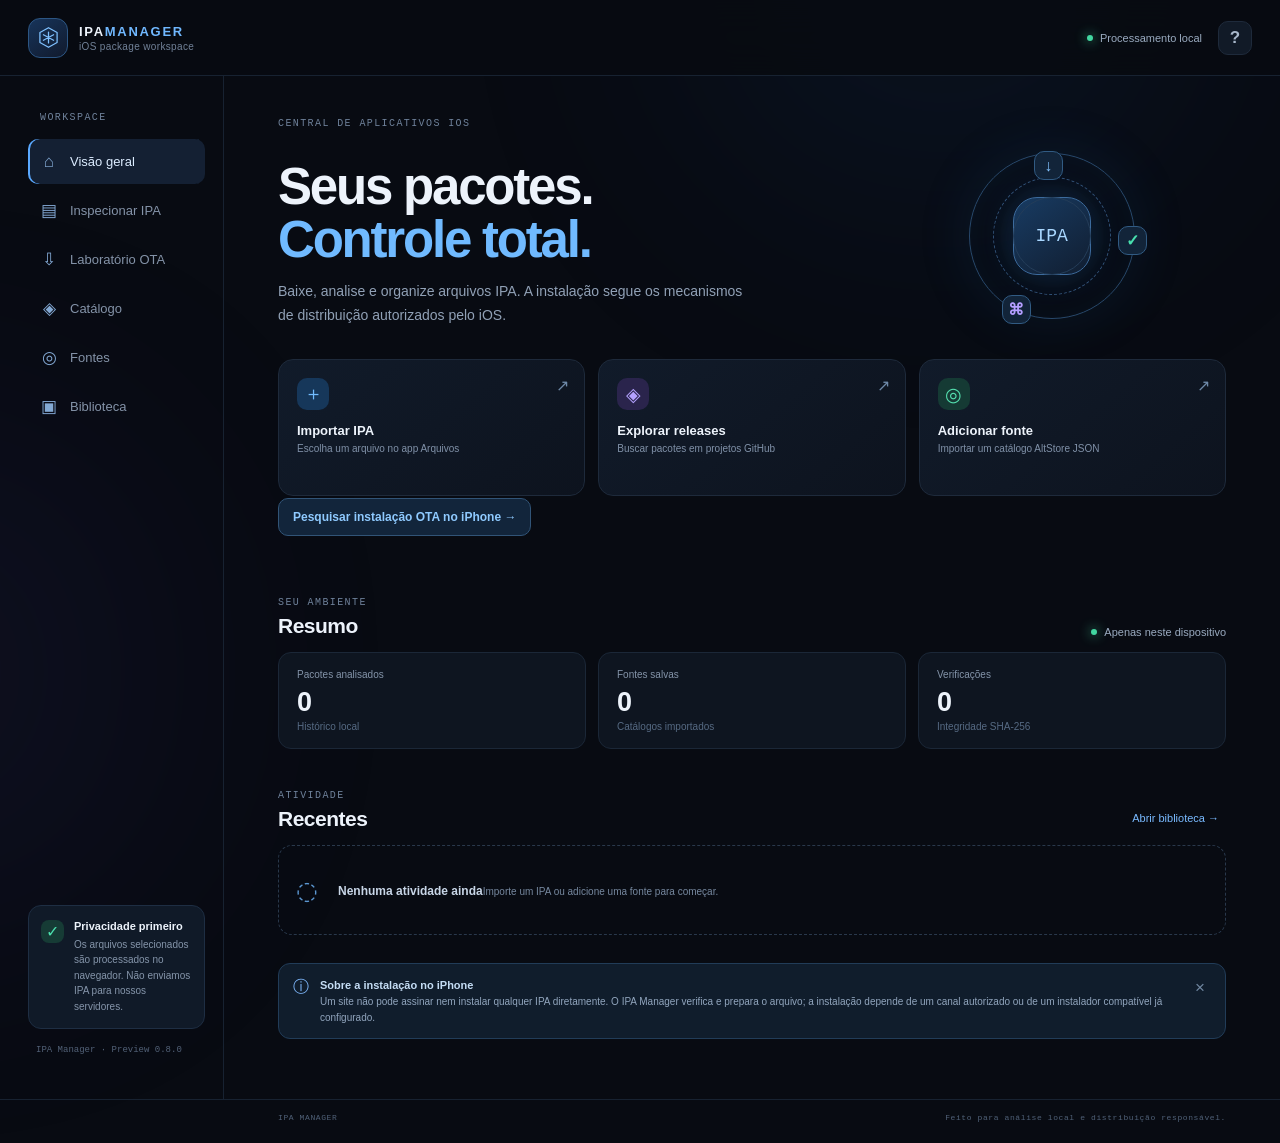
<file: index.html>
<!doctype html>
<html lang="pt-BR">
<head>
  <meta charset="utf-8">
  <meta name="viewport" content="width=device-width, initial-scale=1, viewport-fit=cover">
  <meta name="theme-color" content="#080b12">
  <meta name="description" content="Local iOS IPA manager: inspect, extract app bundles, rebuild ZIP-based IPA packages, and share files from your browser.">
  <link rel="manifest" href="manifest.webmanifest">
  <link rel="icon" href="icon.svg" type="image/svg+xml">
  <link rel="apple-touch-icon" href="icon-180.png">
  <link rel="stylesheet" href="styles.css">
  <title>IPA Manager</title>
</head>
<body>
  <div class="ambient ambient-a"></div><div class="ambient ambient-b"></div>
  <header class="topbar">
    <a class="brand" href="#home" aria-label="IPA Manager início">
      <span class="brand-mark"><svg viewBox="0 0 32 32" aria-hidden="true"><path d="M16 3.5 27 9.7v12.6L16 28.5 5 22.3V9.7L16 3.5Z"/><path d="M16 9v14M9.5 12.5l13 7M22.5 12.5l-13 7"/></svg></span>
      <span><strong>IPA<span>MANAGER</span></strong><small>iOS package workspace</small></span>
    </a>
    <div class="top-actions"><span class="privacy-pill"><i></i> Processamento local</span><button class="icon-button" id="helpTop" aria-label="Ajuda" title="Ajuda">?</button></div>
  </header>

  <main class="shell">
    <aside class="sidebar">
      <div class="nav-label">WORKSPACE</div>
      <button class="nav-item active" data-view="home"><span class="nav-icon">⌂</span> Visão geral</button>
      <button class="nav-item" data-view="inspect"><span class="nav-icon">▤</span> Inspecionar IPA</button>
      <a class="nav-item ota-nav" href="./ota-lab.html"><span class="nav-icon">⇩</span> Laboratório OTA</a>
      <button class="nav-item" data-view="catalog"><span class="nav-icon">◈</span> Catálogo</button>
      <button class="nav-item" data-view="sources"><span class="nav-icon">◎</span> Fontes</button>
      <button class="nav-item" data-view="library"><span class="nav-icon">▣</span> Biblioteca</button>
      <div class="sidebar-bottom"><div class="side-note"><span class="shield">✓</span><div><b>Privacidade primeiro</b><small>Os arquivos selecionados são processados no navegador. Não enviamos IPA para nossos servidores.</small></div></div><span class="version">IPA Manager · Preview 0.8.0</span></div>
    </aside>

    <section class="content">
      <div class="download-panel hidden" id="downloadPanel" aria-live="polite">
        <div class="download-panel-head"><div><strong id="downloadTitle">Download de pacote</strong><small id="downloadStatus">Aguardando uma transferência.</small></div><button class="text-button danger-text hidden" id="cancelDownload" type="button">Cancelar</button></div>
        <progress id="downloadProgress" max="100" value="0" aria-label="Progresso do download"></progress>
        <div class="download-panel-actions"><button class="secondary-button hidden" id="saveDownloadedFile" type="button">Salvar em Arquivos</button><button class="primary-button hidden" id="shareDownloadedFile" type="button">Compartilhar</button></div>
        <div class="download-panel-foot"><small id="downloadBytes">0 B</small><a id="directDownloadLink" class="text-button hidden" target="_blank" rel="noopener noreferrer">Baixar pelo Safari ↗</a></div>
        <p class="download-tip">O Safari pode baixar o IPA mesmo quando o servidor bloqueia a leitura por JavaScript. Após salvar, importe-o pelo app Arquivos para analisar.</p>
        <button class="secondary-button" id="importDownloadedFile" type="button">Importar IPA salvo</button>
      </div>
      <section class="view active" id="view-home">
        <div class="eyebrow">CENTRAL DE APLICATIVOS IOS</div>
        <div class="hero-row"><div><h1>Seus pacotes.<br><em>Controle total.</em></h1><p class="hero-copy">Baixe, analise e organize arquivos IPA. A instalação segue os mecanismos de distribuição autorizados pelo iOS.</p></div><div class="hero-orbit" aria-hidden="true"><div class="orbit-ring"></div><div class="orbit-core">IPA</div><span class="orbit-node node-one">↓</span><span class="orbit-node node-two">✓</span><span class="orbit-node node-three">⌘</span></div></div>
        <div class="action-grid">
          <button class="action-card" id="homeImport"><span class="action-symbol blue">＋</span><b>Importar IPA</b><small>Escolha um arquivo no app Arquivos</small><span class="card-arrow">↗</span></button>
          <button class="action-card" data-goto="catalog"><span class="action-symbol violet">◈</span><b>Explorar releases</b><small>Buscar pacotes em projetos GitHub</small><span class="card-arrow">↗</span></button>
          <button class="action-card" data-goto="sources"><span class="action-symbol green">◎</span><b>Adicionar fonte</b><small>Importar um catálogo AltStore JSON</small><span class="card-arrow">↗</span></button>
        </div>
        <a class="ota-home-link" href="./ota-lab.html">Pesquisar instalação OTA no iPhone →</a>
        <div class="section-heading"><div><span class="eyebrow">SEU AMBIENTE</span><h2>Resumo</h2></div><span class="local-tag"><i></i> Apenas neste dispositivo</span></div>
        <div class="stats-grid"><div class="stat-card"><span>Pacotes analisados</span><b id="statInspected">0</b><small>Histórico local</small></div><div class="stat-card"><span>Fontes salvas</span><b id="statSources">0</b><small>Catálogos importados</small></div><div class="stat-card"><span>Verificações</span><b id="statChecks">0</b><small>Integridade SHA-256</small></div></div>
        <div class="section-heading recent-heading"><div><span class="eyebrow">ATIVIDADE</span><h2>Recentes</h2></div><button class="text-button" data-goto="library">Abrir biblioteca →</button></div>
        <div class="recent-list" id="recentList"><div class="empty-state compact"><span class="empty-icon">◌</span><div><b>Nenhuma atividade ainda</b><small>Importe um IPA ou adicione uma fonte para começar.</small></div></div></div>
        <div class="notice info-notice"><span>ⓘ</span><p><b>Sobre a instalação no iPhone</b><br>Um site não pode assinar nem instalar qualquer IPA diretamente. O IPA Manager verifica e prepara o arquivo; a instalação depende de um canal autorizado ou de um instalador compatível já configurado.</p><button class="notice-close" aria-label="Fechar aviso">×</button></div>
      </section>

      <section class="view" id="view-inspect">
        <div class="page-heading"><div><div class="eyebrow">ANÁLISE LOCAL</div><h1>Inspecionar IPA</h1><p>Leia a estrutura do pacote, os metadados e os indicadores de assinatura sem enviar o arquivo para a internet.</p></div><span class="page-icon">▤</span></div>
        <div class="dropzone" id="dropzone"><input id="ipaFile" type="file" accept=".ipa,application/octet-stream,application/zip" hidden><div class="upload-icon">↑</div><b>Selecione um arquivo IPA</b><span>Toque para abrir o app Arquivos no iPhone</span><small>O arquivo permanece no seu dispositivo · Limite recomendado: 500 MB</small><button class="primary-button" id="chooseFile">Escolher arquivo</button></div>
        <div class="file-panel hidden" id="filePanel">
          <div class="file-header"><div class="file-app-icon">IPA</div><div class="file-main"><b id="fileName">arquivo.ipa</b><small id="fileSize">—</small></div><button id="removeFile" class="icon-button" title="Remover arquivo">×</button></div>
          <div class="file-actions"><button class="secondary-button" id="saveIpa">Salvar IPA original</button><button class="primary-button" id="shareIpa">Compartilhar IPA</button></div>
          <div class="file-actions build-actions"><button class="secondary-button" id="extractApp">Extrair aplicativo (.app)</button><button class="secondary-button" id="rebuildIpa">Reconstruir IPA</button></div>
          <div id="appExportPanel" class="signature-card output-panel hidden"><strong id="appExportTitle">Bundle .app preparado</strong><p id="appExportDescription">Os arquivos serão organizados em uma pasta .app dentro de um arquivo ZIP.</p><div class="file-actions"><button class="secondary-button" id="saveAppBundle">Salvar .app.zip</button><button class="primary-button" id="shareAppBundle">Compartilhar .app.zip</button></div></div>
          <div id="rebuiltPanel" class="signature-card output-panel hidden"><strong id="rebuiltTitle">IPA reconstruído</strong><p id="rebuiltDescription">O pacote será reconstruído a partir das entradas do IPA original.</p><div class="file-actions"><button class="secondary-button" id="saveRebuiltIpa">Salvar IPA reconstruído</button><button class="primary-button" id="shareRebuiltIpa">Compartilhar IPA reconstruído</button></div><small class="output-warning">A reconstrução do contêiner não assina, re-assina nem corrige o aplicativo. A instalação continua dependendo de assinatura, provisionamento e compatibilidade aceitos pelo iOS.</small></div>
          <section class="install-assist signature-card" id="managedDistributionPanel" aria-labelledby="managedDistributionTitle">
            <div class="install-assist-heading"><div><span class="eyebrow">DISTRIBUIÇÃO OFICIAL</span><strong id="managedDistributionTitle">Instalação gerenciada pelo IPA Manager</strong></div><span class="install-state" id="managedInstallStatus">DESATIVADA</span></div>
            <p>O recurso de instalação própria depende de um aplicativo iOS nativo com MarketplaceKit, entitlement concedido pela Apple e serviços de licença e distribuição configurados. Nenhuma instalação será simulada nesta versão web.</p>
            <div class="install-option">
              <div><b>Estado da integração</b><small id="managedInstallDescription">Aguardando autorização do Alternative App Marketplace Entitlement, implementação nativa SwiftUI/MarketplaceKit e configuração do App License Delivery SDK. Até lá, o IPA Manager continua oferecendo importação, análise, extração, reconstrução e exportação local.</small></div>
              <button class="secondary-button" id="managedInstallButton" type="button" disabled aria-disabled="true">Instalação gerenciada indisponível</button>
            </div>
            <div class="installer-links">
              <a href="https://developer.apple.com/br/support/alternative-app-marketplace-br/" target="_blank" rel="noopener">Requisitos do marketplace no Brasil ↗</a>
              <a href="https://developer.apple.com/documentation/marketplacekit" target="_blank" rel="noopener">MarketplaceKit ↗</a>
              <a href="https://developer.apple.com/documentation/marketplacekit/applibrary" target="_blank" rel="noopener">AppLibrary ↗</a>
              <a href="https://developer.apple.com/documentation/AppLicenseDeliverySDK" target="_blank" rel="noopener">App License Delivery SDK ↗</a>
            </div>
            <div class="install-footnote"><b>Feature flags:</b> distribuição, instalação gerenciada, inventário de apps instalados e atualizações automáticas permanecem desabilitados em <strong>feature-flags.js</strong>. A ativação exige autorização e implementação nativa verificável; editar a flag isoladamente não habilita a instalação.</div>
          </section>
          <p class="tool-note">A extração gera um ZIP que contém a pasta <code>NomeDoApp.app/</code>; use Arquivos para descompactá-lo. Para importar em um instalador, compartilhe ou salve o arquivo <code>.ipa</code> original.</p>
          <div class="progress-track hidden" id="progressTrack"><div id="progressBar"></div></div><div class="status-line" id="fileStatus">Aguardando análise…</div>
          <div class="metadata-grid" id="metadataGrid"></div>
          <div class="section-heading inner-heading"><div><span class="eyebrow">CONTEÚDO DO PACOTE</span><h2>Estrutura</h2></div><span id="entryCount" class="count-pill">0 itens</span></div>
          <div class="entry-tools"><input id="entrySearch" type="search" placeholder="Filtrar arquivos…"><select id="entryFilter" aria-label="Filtrar tipo"><option value="all">Todos os itens</option><option value="app">App bundle</option><option value="signature">Assinatura</option><option value="plist">Property lists</option><option value="framework">Frameworks</option></select></div>
          <div class="entry-list" id="entryList"></div>
          <div class="verify-row"><div><b>Integridade SHA-256</b><small>Calcule o hash completo do IPA e compare com um valor conhecido.</small></div><button class="secondary-button" id="hashButton">Calcular hash</button></div>
          <div class="hash-result hidden" id="hashResult"><span>SHA-256</span><code id="hashValue"></code><button class="text-button" id="copyHash">Copiar</button></div>
          <div class="signature-card" id="signatureCard"></div>
          <section class="signature-card signature-audit hidden" id="signatureAuditPanel" aria-labelledby="signatureAuditHeading">
            <div class="signature-audit-heading"><div><strong id="signatureAuditHeading">Integridade da assinatura do executável</strong><small>Auditoria local de páginas Mach-O / CodeDirectory</small></div><button id="verifySignature" type="button" class="secondary-button">Verificar integridade do executável</button></div>
            <p class="signature-audit-status" id="signatureAuditStatus" role="status">Aguardando verificação</p>
            <div id="signatureAuditResults"></div>
            <p class="signature-disclaimer">Não substitui validação de CMS, certificados Apple, perfis ou verificação pelo iOS. Hashes conferindo não provam que um IPA pode ser instalado.</p>
          </section>
          <section class="signature-card provisioning-panel hidden" id="provisioningPanel" aria-labelledby="provisioningHeading">
            <div class="signature-audit-heading">
              <div><strong id="provisioningHeading">Diagnóstico de provisionamento</strong><small>Leitura local do embedded.mobileprovision, sem envio ao servidor</small></div>
              <button class="secondary-button" id="inspectProvisioning" type="button">Analisar perfil de provisionamento</button>
            </div>
            <p class="signature-audit-status" id="provisioningStatus" role="status">Aguardando arquivo IPA.</p>
            <div id="provisioningResults"></div>
            <div class="file-actions"><button class="secondary-button hidden" id="provisioningExport" type="button">Exportar relatório JSON</button></div>
            <p class="signature-disclaimer">Não verifica CMS nem certificados; não solicita UDID e não conclui se um app pode ser instalado. Um perfil ausente ou com metadados coerentes não comprova elegibilidade.</p>
          </section>
        </div>
        <div class="section-heading"><div><span class="eyebrow">RECURSOS</span><h2>O que a análise consegue confirmar</h2></div></div>
        <div class="capability-grid"><div><span>01</span><b>Estrutura ZIP</b><small>Diretórios, caminhos, tamanhos e métodos de compressão.</small></div><div><span>02</span><b>Metadados</b><small>Bundle ID, versão, nome e versão mínima do iOS.</small></div><div><span>03</span><b>Indicadores</b><small>Presença de arquivos de assinatura e perfil de provisionamento.</small></div><div><span>04</span><b>Integridade</b><small>SHA-256 e CRC dos arquivos que forem lidos.</small></div></div>
      </section>

      <section class="view" id="view-catalog">
        <div class="page-heading"><div><div class="eyebrow">REPOSITÓRIOS E RELEASES</div><h1>Catálogo</h1><p>Encontre versões publicadas por desenvolvedores e projetos. Confira a origem antes de baixar.</p></div><span class="page-icon">◈</span></div>
        <div class="search-card"><label for="repoInput">Repositório GitHub</label><div class="search-line"><span class="github-mark">⌘</span><input id="repoInput" placeholder="ex.: NuvioMedia/NuvioMobile" autocomplete="off"><button class="primary-button" id="searchRepo">Buscar</button></div><div class="hint">Informe o formato proprietário/repositório. Não é necessário token para repositórios públicos.</div></div>
        <div class="quick-projects"><span class="eyebrow">PROJETO EM DESTAQUE</span><button class="project-chip" data-repo="NuvioMedia/NuvioMobile"><span class="nuvio-dot">N</span><span><b>Nuvio Mobile</b><small>Releases oficiais</small></span><span>↗</span></button></div>
        <div id="releaseResults" class="release-results"><div class="empty-state"><span class="empty-icon">⌕</span><b>Pesquise um repositório</b><small>As versões públicas e os ativos serão listados aqui.</small></div></div>
      </section>

      <section class="view" id="view-sources">
        <div class="page-heading"><div><div class="eyebrow">CATÁLOGOS COMPATÍVEIS</div><h1>Fontes</h1><p>Adicione feeds no formato AltStore JSON para consultar apps e versões. A fonte não concede autorização de instalação.</p></div><span class="page-icon">◎</span></div>
        <div class="search-card"><label for="sourceUrl">URL pública da fonte</label><div class="search-line"><span class="url-mark">↗</span><input id="sourceUrl" type="url" placeholder="https://exemplo.com/source.json" autocomplete="url"><button class="primary-button" id="addSource">Adicionar</button></div><div class="hint">Aceitamos fontes HTTPS no formato AltStore. Não insira senha, Apple ID ou token privado.</div></div>
        <div class="source-feature"><div class="source-logo">N</div><div class="source-copy"><span class="eyebrow">FONTE OFICIAL</span><b>Nuvio Mobile</b><small>Feed mantido pelo projeto NuvioMedia no GitHub.</small><code>raw.githubusercontent.com/NuvioMedia/…/store.json</code></div><button class="secondary-button" id="addNuvio">Adicionar</button></div>
        <div class="section-heading"><div><span class="eyebrow">SUAS FONTES</span><h2>Catálogos adicionados</h2></div><span class="count-pill" id="sourceCount">0 fontes</span></div>
        <div id="sourcesList" class="source-list"><div class="empty-state compact"><span class="empty-icon">◎</span><div><b>Sem fontes adicionadas</b><small>Adicione um catálogo público para listar aplicativos.</small></div></div></div>
      </section>

      <section class="view" id="view-library">
        <div class="page-heading"><div><div class="eyebrow">ARQUIVOS E HISTÓRICO</div><h1>Biblioteca</h1><p>Consulte os pacotes analisados e as fontes que você salvou neste dispositivo.</p></div><span class="page-icon">▣</span></div>
        <div class="library-tabs"><button class="active" data-library-tab="packages">Pacotes</button><button data-library-tab="sources">Fontes salvas</button><button data-library-tab="activity">Atividade</button></div>
        <div id="libraryContent"></div>
        <div class="library-foot"><button class="text-button danger-text" id="clearHistory">Limpar histórico local</button><small>Isso apaga apenas os registros deste navegador.</small></div>
      </section>

      <section class="view" id="view-help">
        <div class="page-heading"><div><div class="eyebrow">LIMITES E INSTALAÇÃO</div><h1>Central de ajuda</h1><p>O que funciona diretamente no iPhone, o que depende do iOS e como interpretar os resultados.</p></div><span class="page-icon">?</span></div>
        <div class="help-section"><h2>O IPA Manager instala um IPA sozinho?</h2><p>Não nesta versão. A instalação gerenciada está desabilitada até existir um app nativo autorizado pela Apple, com MarketplaceKit, AppLibrary e App License Delivery SDK configurados. A versão PWA continua focada em operações locais e não encaminha a instalação para ferramentas externas.</p></div>
        <div class="help-section"><h2>O que mudou no Brasil?</h2><p>A Apple passou a oferecer distribuição alternativa no Brasil com iOS 26.5. Marketplaces alternativos e distribuição pela web exigem autorização da Apple e apps autenticados/notarizados. Um catálogo JSON comum não é automaticamente um marketplace autorizado.</p><a class="external-link" href="https://developer.apple.com/support/app-distribution-in-brazil/" target="_blank" rel="noopener">Documentação para desenvolvedores da Apple ↗</a></div>
        <div class="help-section"><h2>Por que a instalação gerenciada está desabilitada?</h2><p>O Brasil permite marketplaces alternativos no iOS 26.5 ou posterior, mas a Apple exige autorização específica, inscrição empresarial no Apple Developer Program e requisitos contínuos de segurança, moderação e elegibilidade. Sem o entitlement, o aplicativo nativo e o servidor de licenças, o IPA Manager não pode apresentar uma instalação própria como funcional.</p><a class="external-link" href="https://developer.apple.com/br/support/alternative-app-marketplace-br/" target="_blank" rel="noopener">Requisitos oficiais da Apple ↗</a></div>
        <div class="help-section"><h2>O que fazem “Extrair aplicativo” e “Reconstruir IPA”?</h2><p>“Extrair aplicativo (.app)” cria um ZIP com a hierarquia completa do bundle em uma pasta de mesmo nome, por exemplo <code>Nuvio.app/</code>. O app Arquivos pode descompactar esse ZIP. “Reconstruir IPA” reempacota as entradas do IPA original em um novo contêiner ZIP, verificando o CRC-32 de cada arquivo e preservando os atributos Unix disponíveis no arquivo original. Nenhuma dessas ações assina, re-assina, instala ou repara um aplicativo.</p></div>
        <div class="help-section"><h2>O que significa “assinatura detectada”?</h2><p>Significa apenas que foram encontrados arquivos associados a assinatura, como <code>_CodeSignature/CodeResources</code> ou <code>embedded.mobileprovision</code>. O IPA Manager não valida a cadeia criptográfica da assinatura, não verifica o estado do certificado nos servidores Apple e não garante que o iOS aceitará a instalação.</p></div>
        <div class="help-section"><h2>Privacidade</h2><p>O IPA selecionado é processado localmente. As únicas operações de rede são as que você inicia para consultar repositórios, fontes e baixar arquivos. O aplicativo não solicita Apple ID, senha, certificado privado ou UDID do dispositivo.</p></div>
      </section>
    </section>
  </main>

  <nav class="mobile-nav" aria-label="Navegação principal"><button class="active" data-view="home"><span>⌂</span>Início</button><button data-view="inspect"><span>▤</span>Inspecionar</button><button data-view="catalog"><span>◈</span>Catálogo</button><button data-view="sources"><span>◎</span>Fontes</button><button data-view="library"><span>▣</span>Biblioteca</button></nav>
  <div id="toast" class="toast" role="status" aria-live="polite"></div>
  <dialog id="entryDialog" class="modal"><form method="dialog"><div class="modal-head"><div><span class="eyebrow">ARQUIVO DO IPA</span><h2 id="entryTitle">Detalhes do arquivo</h2></div><button class="icon-button" aria-label="Fechar">×</button></div><div id="entryDetails" class="modal-body"></div><div class="modal-actions"><button class="secondary-button" value="cancel">Fechar</button><button type="button" class="primary-button" id="downloadEntry">Exportar arquivo</button><button type="button" class="primary-button hidden" id="shareEntry">Compartilhar</button></div></form></dialog>
  <footer class="footer"><span>IPA MANAGER</span><span>Feito para análise local e distribuição responsável.</span></footer>
  <script src="zip-engine.js" defer></script>
  <script src="download-engine.js" defer></script>
  <script src="signature-engine.js" defer></script>
  <script src="provisioning-engine.js" defer></script>
  <script src="ota-engine.js" defer></script>
  <script src="feature-flags.js" defer></script>
  <script src="app.js" defer></script>
</body>
</html>
</file>
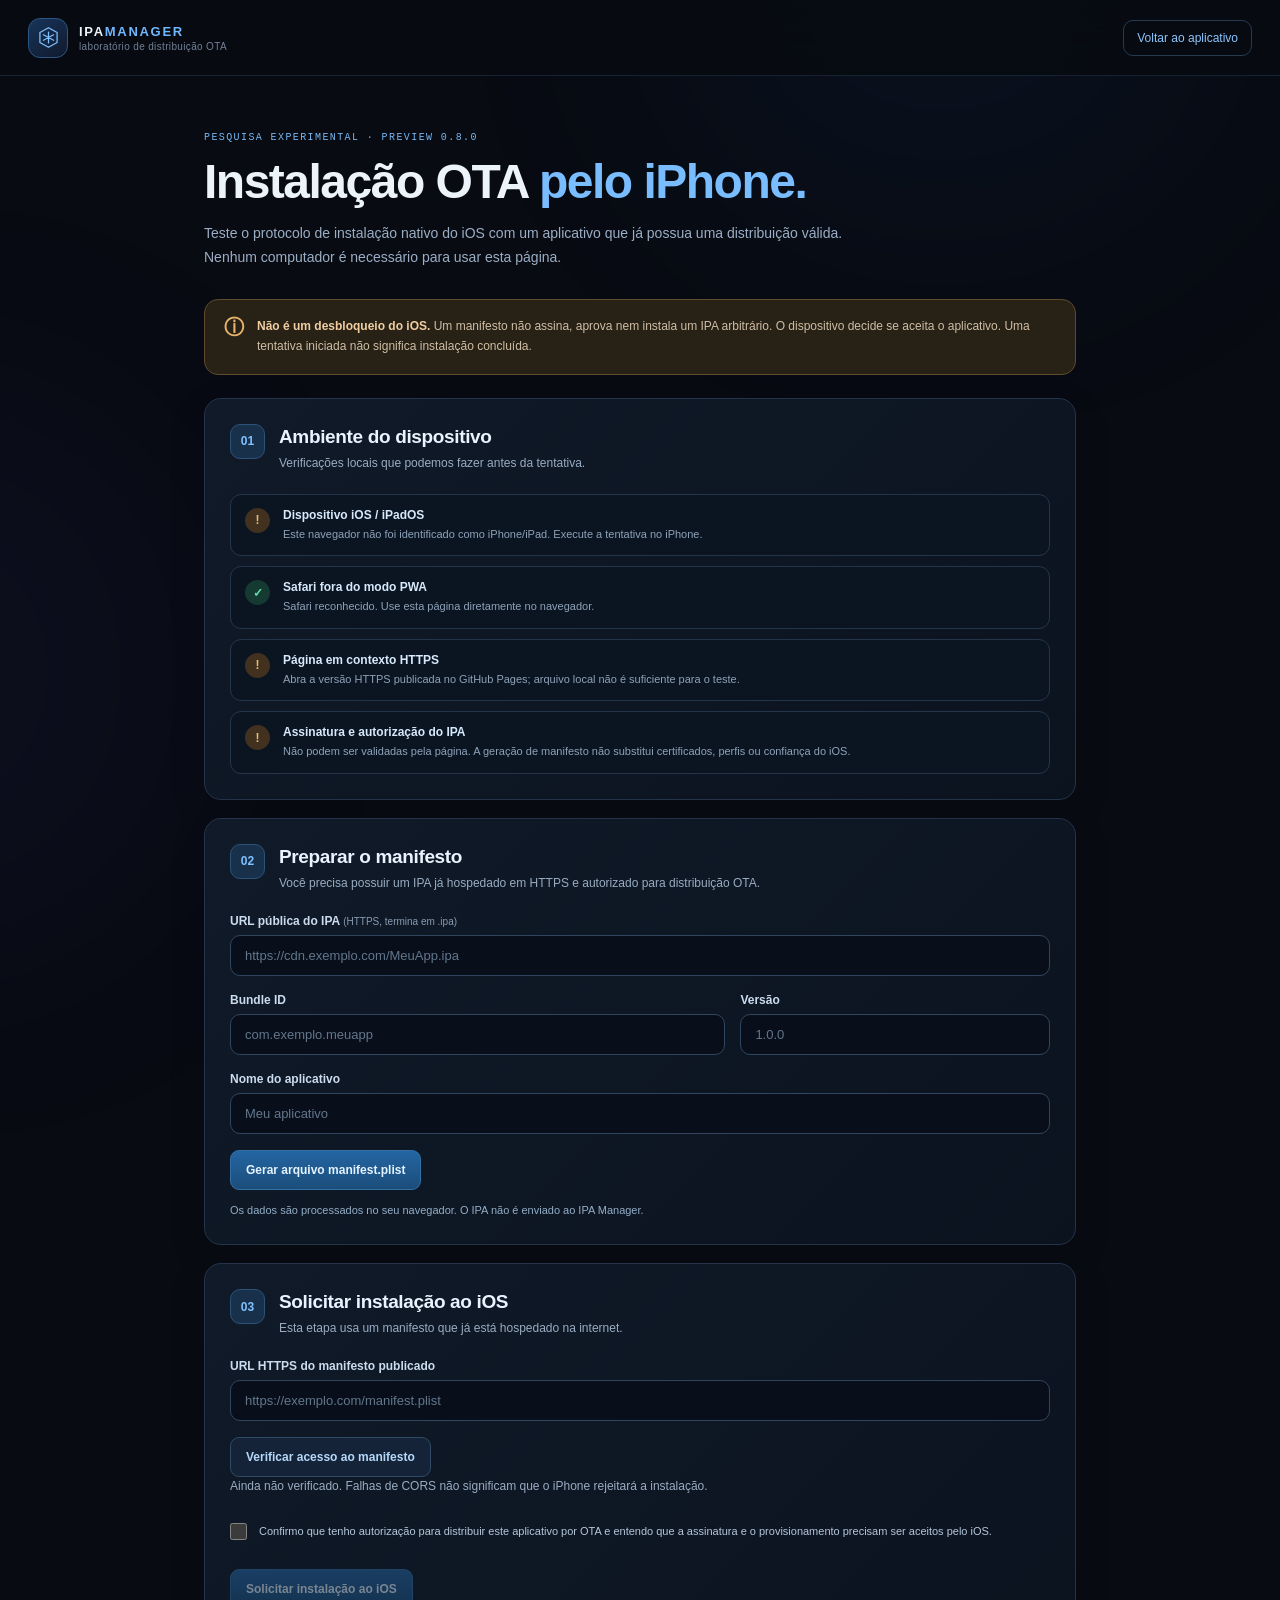
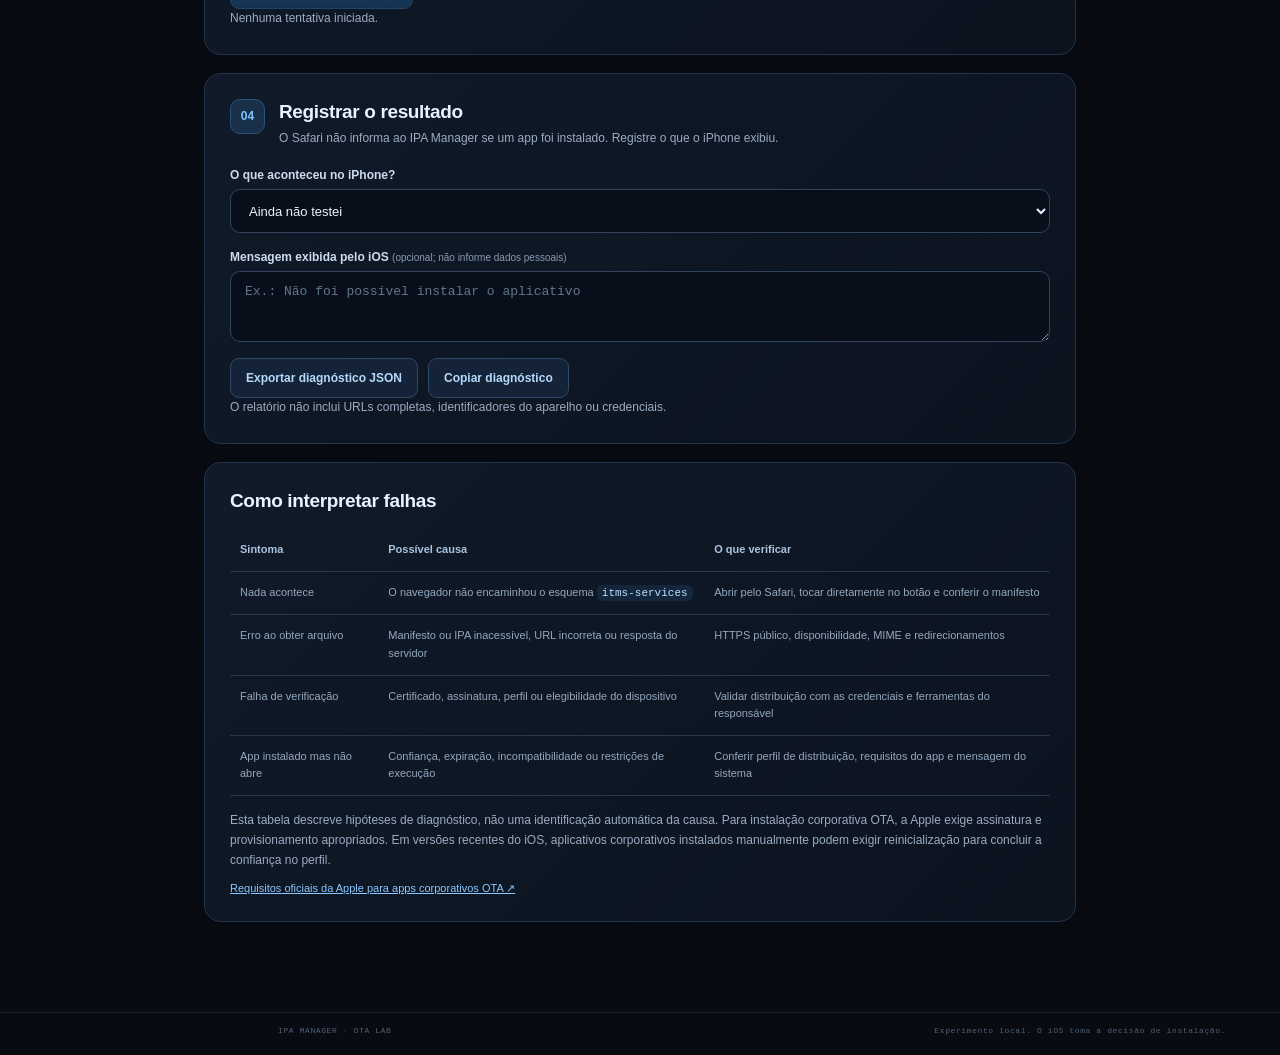
<file: ota-lab.html>
<!doctype html>
<html lang="pt-BR">
<head>
  <meta charset="utf-8">
  <meta name="viewport" content="width=device-width, initial-scale=1, viewport-fit=cover">
  <meta name="theme-color" content="#080b12">
  <meta name="description" content="Laboratório experimental OTA do IPA Manager: gere um manifesto e teste a solicitação nativa de instalação de apps iOS autorizados.">
  <link rel="icon" href="./icon.svg" type="image/svg+xml">
  <link rel="stylesheet" href="./styles.css">
  <link rel="stylesheet" href="./ota-lab.css">
  <title>Laboratório OTA — IPA Manager</title>
  <script src="./ota-engine.js" defer></script>
  <script src="./ota-lab.js" defer></script>
</head>
<body class="ota-page">
  <div class="ambient ambient-a" aria-hidden="true"></div>
  <div class="ambient ambient-b" aria-hidden="true"></div>
  <header class="topbar">
    <a class="brand" href="./index.html" aria-label="Voltar ao IPA Manager">
      <span class="brand-mark"><svg viewBox="0 0 32 32" aria-hidden="true"><path d="M16 3.5 27 9.7v12.6L16 28.5 5 22.3V9.7L16 3.5Z"/><path d="M16 9v14M9.5 12.5l13 7M22.5 12.5l-13 7"/></svg></span>
      <span><strong>IPA<span>MANAGER</span></strong><small>laboratório de distribuição OTA</small></span>
    </a>
    <a class="ota-back" href="./index.html">Voltar ao aplicativo</a>
  </header>
  <main class="ota-shell">
    <div class="ota-heading">
      <div class="eyebrow">PESQUISA EXPERIMENTAL · PREVIEW 0.8.0</div>
      <h1>Instalação OTA <em>pelo iPhone.</em></h1>
      <p>Teste o protocolo de instalação nativo do iOS com um aplicativo que já possua uma distribuição válida. Nenhum computador é necessário para usar esta página.</p>
    </div>
    <div class="ota-warning" role="note">
      <span aria-hidden="true">ⓘ</span>
      <p><strong>Não é um desbloqueio do iOS.</strong> Um manifesto não assina, aprova nem instala um IPA arbitrário. O dispositivo decide se aceita o aplicativo. Uma tentativa iniciada não significa instalação concluída.</p>
    </div>

    <section class="ota-panel" aria-labelledby="device-title">
      <div class="ota-section-heading">
        <span class="ota-step">01</span>
        <div><h2 id="device-title">Ambiente do dispositivo</h2><p>Verificações locais que podemos fazer antes da tentativa.</p></div>
      </div>
      <div class="ota-diagnostics" id="otaDeviceChecks" aria-live="polite"></div>
    </section>

    <section class="ota-panel" aria-labelledby="manifest-title">
      <div class="ota-section-heading">
        <span class="ota-step">02</span>
        <div><h2 id="manifest-title">Preparar o manifesto</h2><p>Você precisa possuir um IPA já hospedado em HTTPS e autorizado para distribuição OTA.</p></div>
      </div>
      <form id="otaManifestForm" novalidate>
        <label for="otaIpaUrl">URL pública do IPA <small>(HTTPS, termina em .ipa)</small></label>
        <input id="otaIpaUrl" name="ipaUrl" type="url" inputmode="url" placeholder="https://cdn.exemplo.com/MeuApp.ipa" maxlength="2048" required autocomplete="off">
        <div class="ota-grid-two">
          <div><label for="otaBundleId">Bundle ID</label><input id="otaBundleId" name="bundleId" placeholder="com.exemplo.meuapp" maxlength="255" required autocomplete="off"></div>
          <div><label for="otaVersion">Versão</label><input id="otaVersion" name="version" placeholder="1.0.0" maxlength="40" required autocomplete="off"></div>
        </div>
        <label for="otaAppTitle">Nome do aplicativo</label>
        <input id="otaAppTitle" name="title" placeholder="Meu aplicativo" maxlength="100" required>
        <button class="primary-button" type="submit">Gerar arquivo manifest.plist</button>
        <p class="ota-status" id="otaManifestStatus" role="status">Os dados são processados no seu navegador. O IPA não é enviado ao IPA Manager.</p>
      </form>
      <div id="otaManifestReady" class="ota-ready hidden">
        <div class="ota-ready-head"><strong>Manifesto preparado</strong><span>Local · não assinado</span></div>
        <p>Salve <code>manifest.plist</code> e hospede-o em uma URL HTTPS pública. A hospedagem precisa oferecer o XML completo e permitir que o iOS baixe o IPA referenciado.</p>
        <button class="secondary-button" type="button" id="otaSaveManifest">Salvar manifest.plist</button>
        <details><summary>Ver o conteúdo XML</summary><pre id="otaManifestPreview"></pre></details>
      </div>
    </section>

    <section class="ota-panel" aria-labelledby="attempt-title">
      <div class="ota-section-heading">
        <span class="ota-step">03</span>
        <div><h2 id="attempt-title">Solicitar instalação ao iOS</h2><p>Esta etapa usa um manifesto que já está hospedado na internet.</p></div>
      </div>
      <label for="otaManifestUrl">URL HTTPS do manifesto publicado</label>
      <input id="otaManifestUrl" type="url" inputmode="url" placeholder="https://exemplo.com/manifest.plist" maxlength="2048" autocomplete="off">
      <button class="secondary-button" id="otaCheckManifest" type="button">Verificar acesso ao manifesto</button>
      <p class="ota-status" id="otaRemoteStatus" role="status">Ainda não verificado. Falhas de CORS não significam que o iPhone rejeitará a instalação.</p>
      <label class="ota-consent">
        <input type="checkbox" id="otaConfirm">
        <span>Confirmo que tenho autorização para distribuir este aplicativo por OTA e entendo que a assinatura e o provisionamento precisam ser aceitos pelo iOS.</span>
      </label>
      <button class="primary-button" id="otaLaunch" type="button" disabled>Solicitar instalação ao iOS</button>
      <p class="ota-status" id="otaLaunchStatus" role="status">Nenhuma tentativa iniciada.</p>
    </section>

    <section class="ota-panel" aria-labelledby="result-title">
      <div class="ota-section-heading">
        <span class="ota-step">04</span>
        <div><h2 id="result-title">Registrar o resultado</h2><p>O Safari não informa ao IPA Manager se um app foi instalado. Registre o que o iPhone exibiu.</p></div>
      </div>
      <label for="otaOutcome">O que aconteceu no iPhone?</label>
      <select id="otaOutcome">
        <option value="not-tested">Ainda não testei</option>
        <option value="prompt">O iOS mostrou uma solicitação de instalação</option>
        <option value="download">O app começou a baixar</option>
        <option value="installed">O app foi instalado e abriu normalmente</option>
        <option value="blocked">O iOS recusou ou não concluiu a instalação</option>
        <option value="nothing">Nada aconteceu ao tocar no botão</option>
      </select>
      <label for="otaError">Mensagem exibida pelo iOS <small>(opcional; não informe dados pessoais)</small></label>
      <textarea id="otaError" rows="3" maxlength="400" placeholder="Ex.: Não foi possível instalar o aplicativo"></textarea>
      <div class="ota-buttons">
        <button class="secondary-button" id="otaExportReport" type="button">Exportar diagnóstico JSON</button>
        <button class="secondary-button" id="otaCopyReport" type="button">Copiar diagnóstico</button>
      </div>
      <p class="ota-status" id="otaReportStatus" role="status">O relatório não inclui URLs completas, identificadores do aparelho ou credenciais.</p>
    </section>

    <section class="ota-panel ota-doc" aria-labelledby="limits-title">
      <h2 id="limits-title">Como interpretar falhas</h2>
      <div class="ota-table-wrap">
        <table>
          <thead><tr><th>Sintoma</th><th>Possível causa</th><th>O que verificar</th></tr></thead>
          <tbody>
            <tr><td>Nada acontece</td><td>O navegador não encaminhou o esquema <code>itms-services</code></td><td>Abrir pelo Safari, tocar diretamente no botão e conferir o manifesto</td></tr>
            <tr><td>Erro ao obter arquivo</td><td>Manifesto ou IPA inacessível, URL incorreta ou resposta do servidor</td><td>HTTPS público, disponibilidade, MIME e redirecionamentos</td></tr>
            <tr><td>Falha de verificação</td><td>Certificado, assinatura, perfil ou elegibilidade do dispositivo</td><td>Validar distribuição com as credenciais e ferramentas do responsável</td></tr>
            <tr><td>App instalado mas não abre</td><td>Confiança, expiração, incompatibilidade ou restrições de execução</td><td>Conferir perfil de distribuição, requisitos do app e mensagem do sistema</td></tr>
          </tbody>
        </table>
      </div>
      <p>Esta tabela descreve hipóteses de diagnóstico, não uma identificação automática da causa. Para instalação corporativa OTA, a Apple exige assinatura e provisionamento apropriados. Em versões recentes do iOS, aplicativos corporativos instalados manualmente podem exigir reinicialização para concluir a confiança no perfil.</p>
      <a href="https://support.apple.com/guide/deployment/depce7cefc4d/web" target="_blank" rel="noopener noreferrer">Requisitos oficiais da Apple para apps corporativos OTA ↗</a>
    </section>
  </main>
  <footer class="footer"><span>IPA MANAGER · OTA LAB</span><span>Experimento local. O iOS toma a decisão de instalação.</span></footer>
</body>
</html>
</file>
<file: styles.css>
:root{color-scheme:dark;--bg:#080b12;--panel:#0e1420;--panel2:#111a28;--line:#1e2a3b;--text:#edf3fb;--muted:#8290a5;--blue:#57a7ff;--violet:#9a81ff;--green:#43d6a0;--red:#ff737d;--radius:18px;font-family:-apple-system,BlinkMacSystemFont,'Segoe UI',sans-serif}*{box-sizing:border-box}body{margin:0;background:var(--bg);color:var(--text);min-height:100vh;overflow-x:hidden}button,input,select{font:inherit}button{cursor:pointer;color:inherit}.ambient{position:fixed;width:420px;height:420px;filter:blur(140px);opacity:.13;pointer-events:none;z-index:-1;border-radius:50%}.ambient-a{background:#256ac6;top:-250px;right:10%}.ambient-b{background:#6146c8;bottom:2%;left:-300px}.topbar{height:76px;border-bottom:1px solid #172231;display:flex;align-items:center;justify-content:space-between;padding:0 max(28px,calc((100vw - 1400px)/2));position:sticky;top:0;z-index:5;background:#080b12ed;backdrop-filter:blur(18px)}.brand{display:flex;align-items:center;gap:11px;text-decoration:none;color:inherit}.brand-mark{width:40px;height:40px;border-radius:12px;background:linear-gradient(145deg,#17345a,#111a2d);border:1px solid #2c5684;display:grid;place-items:center}.brand-mark svg{width:25px;fill:none;stroke:#7fc1ff;stroke-width:1.6;stroke-linecap:round;stroke-linejoin:round}.brand strong{font-size:13px;letter-spacing:1.7px;display:block}.brand strong span{color:#70b8ff}.brand small{font-size:10px;letter-spacing:.35px;color:#718198;display:block;margin-top:2px}.top-actions{display:flex;align-items:center;gap:16px}.privacy-pill,.local-tag{font-size:11px;color:#9aabc0;display:flex;align-items:center;gap:7px}.privacy-pill i,.local-tag i{width:6px;height:6px;background:#42d6a0;border-radius:50%;box-shadow:0 0 12px #42d6a0}.icon-button{width:34px;height:34px;border:1px solid var(--line);border-radius:10px;background:#111a27;color:#a9b8cb;font-weight:700;font-size:17px;display:grid;place-items:center}.shell{max-width:1400px;margin:auto;display:grid;grid-template-columns:224px minmax(0,1fr);min-height:calc(100vh - 130px)}.sidebar{padding:36px 18px 28px 28px;border-right:1px solid #172231;display:flex;flex-direction:column;min-height:calc(100vh - 130px)}.nav-label,.eyebrow{color:#6f829b;font-family:ui-monospace,SFMono-Regular,Menlo,monospace;font-size:10px;letter-spacing:1.4px}.nav-label{padding:0 12px 14px}.nav-item{height:45px;border:0;background:none;text-align:left;color:#8493a8;border-radius:10px;padding:0 12px;display:flex;align-items:center;gap:12px;font-size:13px;margin:2px 0}.nav-item:hover,.nav-item.active{background:#142033;color:#dcecff}.nav-item.active{box-shadow:inset 2px 0 #5aa9ff}.nav-icon{font-size:17px;width:18px;text-align:center;color:#83a9d4}.sidebar-bottom{margin-top:auto}.side-note{padding:14px 12px;background:#101a28;border:1px solid #1e2e43;border-radius:13px;display:flex;gap:10px}.shield{width:23px;height:23px;display:grid;place-items:center;border-radius:8px;background:#163b35;color:#4ce0ae;flex:none}.side-note b{font-size:11px;display:block}.side-note small{font-size:10px;color:#8595aa;line-height:1.55;display:block;margin-top:5px}.version{display:block;color:#526177;font:9px ui-monospace,SFMono-Regular,Menlo,monospace;margin:16px 8px}.content{padding:42px 54px 60px;min-width:0}.view{display:none;max-width:1040px;margin:auto;animation:appear .22s ease}.view.active{display:block}@keyframes appear{from{opacity:0;transform:translateY(5px)}to{opacity:1;transform:none}}.hero-row{display:flex;justify-content:space-between;align-items:center;min-height:230px;padding:10px 14px 26px 0}.hero-row h1,.page-heading h1{font-size:clamp(34px,4.1vw,51px);line-height:1.04;letter-spacing:-2.2px;margin:15px 0 14px}.hero-row h1 em{font-style:normal;color:#70baff}.hero-copy{font-size:14px;line-height:1.7;color:#91a1b6;max-width:475px;margin:0}.hero-orbit{width:190px;height:190px;position:relative;margin-right:7%;display:grid;place-items:center}.orbit-ring{position:absolute;inset:12px;border:1px solid #28496c;border-radius:50%;box-shadow:0 0 55px #1b5a9a24,inset 0 0 35px #1b5a9a16}.orbit-ring:before,.orbit-ring:after{content:'';position:absolute;inset:23px;border:1px dashed #315277;border-radius:50%}.orbit-ring:after{inset:43px;border-style:solid;border-color:#243d59}.orbit-core{width:78px;height:78px;border-radius:24px;background:linear-gradient(145deg,#183b62,#111e31);border:1px solid #3c6b9d;display:grid;place-items:center;color:#a9d7ff;font:18px ui-monospace,SFMono-Regular,Menlo,monospace;box-shadow:0 0 36px #2585db40}.orbit-node{position:absolute;width:29px;height:29px;border-radius:10px;background:#122439;border:1px solid #315b83;display:grid;place-items:center;color:#83c3ff;font-weight:700}.node-one{top:10px;left:77px}.node-two{right:0;top:85px;color:#48dfae}.node-three{bottom:7px;left:45px;color:#b49eff}.action-grid{display:grid;grid-template-columns:repeat(3,1fr);gap:13px}.action-card{position:relative;text-align:left;border:1px solid var(--line);border-radius:15px;background:linear-gradient(140deg,#111b2a,#0d131e);padding:18px;min-height:137px;display:flex;flex-direction:column;align-items:flex-start;transition:.18s}.action-card:hover{border-color:#3a6289;transform:translateY(-2px)}.action-symbol{width:32px;height:32px;border-radius:10px;display:grid;place-items:center;font-size:19px;margin-bottom:13px}.action-symbol.blue{background:#16375a;color:#72bcff}.action-symbol.violet{background:#2a244c;color:#b4a1ff}.action-symbol.green{background:#153a34;color:#55e1b0}.action-card b{font-size:13px}.action-card small{color:#8091a8;font-size:10px;margin-top:5px}.card-arrow{position:absolute;right:15px;top:16px;color:#6e89a8}.section-heading{display:flex;align-items:end;justify-content:space-between;margin:37px 0 14px}.section-heading h2{font-size:21px;margin:5px 0 0;letter-spacing:-.5px}.stats-grid{display:grid;grid-template-columns:repeat(3,1fr);gap:12px}.stat-card{background:#0e1520;border:1px solid #1b2737;border-radius:13px;padding:16px 18px}.stat-card span,.stat-card small{display:block;font-size:10px;color:#8494a9}.stat-card b{font-size:27px;display:block;margin:7px 0 3px}.stat-card small{color:#566a83}.recent-heading{margin-top:35px}.text-button{border:0;background:none;color:#79baff;font-size:11px;padding:7px}.text-button:hover{text-decoration:underline}.recent-list,.source-list,.entry-list,.release-results{display:flex;flex-direction:column;gap:8px}.empty-state{border:1px dashed #29384b;border-radius:14px;min-height:180px;display:flex;flex-direction:column;align-items:center;justify-content:center;text-align:center;color:#8494a9;padding:24px}.empty-state.compact{min-height:90px;flex-direction:row;gap:12px;justify-content:flex-start;text-align:left;padding:17px}.empty-state b{font-size:12px;color:#c8d6e7}.empty-state small{font-size:10px;color:#76889f;margin-top:5px}.empty-icon{font-size:25px;color:#5c98d3;margin-bottom:8px}.compact .empty-icon{margin:0 8px 0 0}.notice{display:flex;align-items:flex-start;gap:11px;padding:13px 14px;border-radius:12px;margin-top:28px}.info-notice{background:#101d2c;border:1px solid #213c58;color:#80baff}.notice p{font-size:10px;color:#91a5bd;line-height:1.55;margin:0;flex:1}.notice p b{color:#c5ddf5;font-size:11px}.notice-close{border:0;background:none;color:#7188a2;font-size:17px}.page-heading{display:flex;justify-content:space-between;align-items:center;margin-bottom:29px}.page-heading h1{font-size:36px;margin:11px 0}.page-heading p{font-size:12px;color:#91a1b6;max-width:580px;line-height:1.7;margin:0}.page-icon{width:53px;height:53px;border-radius:16px;border:1px solid #294767;background:#132338;color:#83bfff;display:grid;place-items:center;font-size:24px}.dropzone{border:1px dashed #3b5878;border-radius:17px;min-height:238px;background:linear-gradient(145deg,#0f1b2a,#0c131e);display:flex;flex-direction:column;align-items:center;justify-content:center;gap:8px;text-align:center;padding:22px;transition:.2s}.dropzone.dragging{border-color:#6dbaff;background:#13243a}.upload-icon{width:43px;height:43px;border-radius:13px;background:#17395d;color:#8ecaff;display:grid;place-items:center;font-size:25px;margin-bottom:5px}.dropzone b{font-size:15px}.dropzone span{font-size:11px;color:#9aaac0}.dropzone small{font-size:9px;color:#677a93;margin:2px 0 8px}.primary-button,.secondary-button{border:1px solid #3470a6;background:linear-gradient(180deg,#2465a2,#1b4d7b);border-radius:9px;padding:9px 15px;color:#e4f3ff;font-size:11px;font-weight:700;white-space:nowrap}.primary-button:hover{filter:brightness(1.15)}.secondary-button{background:#142337;border-color:#304964;color:#b6d9fa}.hidden{display:none!important}.file-panel{border:1px solid var(--line);background:#0c131e;border-radius:16px;padding:19px;margin-top:16px}.file-actions{display:flex;justify-content:flex-end;gap:8px;margin:14px 0 4px}.file-header{display:flex;align-items:center;gap:12px}.file-app-icon{width:43px;height:43px;border-radius:12px;background:#17395c;border:1px solid #2e5881;display:grid;place-items:center;color:#8cc8ff;font:11px ui-monospace,SFMono-Regular,Menlo,monospace}.file-main{flex:1;min-width:0}.file-main b{display:block;font-size:13px;overflow:hidden;text-overflow:ellipsis;white-space:nowrap}.file-main small{display:block;font-size:10px;color:#7c8da4;margin-top:4px}.progress-track{height:4px;background:#1d2b3d;border-radius:5px;margin:17px 0 10px;overflow:hidden}.progress-track div{height:100%;width:0;background:#54a9ff;transition:width .15s}.status-line{font-size:10px;color:#79baff;margin:13px 0}.metadata-grid{display:grid;grid-template-columns:repeat(4,1fr);gap:8px}.meta-box{padding:11px;background:#111b29;border:1px solid #1c2c40;border-radius:10px;min-width:0}.meta-box span{font-size:9px;display:block;color:#72849b}.meta-box b{font-size:11px;display:block;margin-top:6px;word-break:break-word}.inner-heading{margin:24px 0 12px}.inner-heading h2{font-size:17px}.count-pill{border:1px solid #263a51;background:#111c2a;color:#8ca9c7;padding:5px 9px;border-radius:20px;font:9px ui-monospace,SFMono-Regular,Menlo,monospace}.entry-tools{display:flex;gap:8px;margin:10px 0}.entry-tools input,.entry-tools select,.search-line input{background:#0a111a;border:1px solid #273548;border-radius:9px;color:#e3edf8;padding:10px 12px;min-width:0;outline:none;font-size:11px}.entry-tools input{flex:1}.entry-tools select{width:155px}.entry-tools input:focus,.entry-tools select:focus,.search-line input:focus{border-color:#579ada}.entry-row{display:flex;align-items:center;gap:10px;padding:10px 12px;border-bottom:1px solid #1a2635;min-width:0}.entry-row:hover{background:#111d2b}.entry-type{width:27px;height:27px;border-radius:8px;display:grid;place-items:center;color:#8fc3f5;background:#152941;flex:none;font-size:12px}.entry-info{min-width:0;flex:1}.entry-info b{display:block;font-size:10px;overflow:hidden;text-overflow:ellipsis;white-space:nowrap}.entry-info small{display:block;color:#6f839b;font:9px ui-monospace,SFMono-Regular,Menlo,monospace;margin-top:3px}.entry-size{font:9px ui-monospace,SFMono-Regular,Menlo,monospace;color:#7b8da2;white-space:nowrap}.entry-open{border:0;background:none;color:#72b9ff;font-size:16px}.verify-row{display:flex;align-items:center;justify-content:space-between;border-top:1px solid #1d2938;margin-top:19px;padding-top:16px;gap:12px}.verify-row b{font-size:11px;display:block}.verify-row small{font-size:9px;color:#788ba3;display:block;margin-top:4px}.hash-result{margin-top:12px;background:#101c2b;border:1px solid #29435d;border-radius:10px;padding:11px;display:flex;align-items:center;gap:9px;flex-wrap:wrap}.hash-result span{font-size:9px;color:#8ca5c1}.hash-result code{font:9px ui-monospace,SFMono-Regular,Menlo,monospace;color:#a4d1ff;word-break:break-all;flex:1}.signature-card{margin-top:14px;padding:12px;border-radius:10px;background:#111b28;border:1px solid #26384d;color:#9ab0c9;font-size:10px;line-height:1.6}.signature-card strong{color:#d1e2f4}.capability-grid{display:grid;grid-template-columns:repeat(4,1fr);gap:10px}.capability-grid div{padding:13px;border:1px solid #1c2a3b;background:#0e1520;border-radius:12px}.capability-grid span{display:block;color:#5e9dd8;font:10px ui-monospace,SFMono-Regular,Menlo,monospace;margin-bottom:13px}.capability-grid b{display:block;font-size:11px}.capability-grid small{display:block;font-size:9px;line-height:1.55;color:#768ba3;margin-top:5px}.search-card{padding:18px;border:1px solid #203148;border-radius:15px;background:#0f1825}.search-card label{display:block;font-size:11px;font-weight:700;margin-bottom:10px}.search-line{display:flex;gap:9px;align-items:center}.search-line input{flex:1}.github-mark,.url-mark{width:34px;height:34px;display:grid;place-items:center;border-radius:9px;background:#16263a;color:#9fcaff;font-size:18px;flex:none}.hint{font-size:9px;color:#72849b;margin-top:9px}.quick-projects{margin:25px 0}.project-chip{display:flex;align-items:center;gap:11px;text-align:left;border:1px solid #1f3045;background:#0e1724;border-radius:12px;padding:11px 14px;margin-top:10px;width:100%;max-width:380px}.nuvio-dot{width:31px;height:31px;display:grid;place-items:center;background:#1d4e78;border-radius:9px;color:#fff;font-weight:700}.project-chip span:nth-child(2){flex:1}.project-chip b,.project-chip small{display:block}.project-chip b{font-size:11px}.project-chip small{font-size:9px;color:#7b8da4;margin-top:3px}.project-chip span:last-child{color:#79baff}.release-card,.source-card,.library-row{border:1px solid #203047;border-radius:13px;background:#0e1622;padding:14px}.release-top,.source-top{display:flex;align-items:flex-start;gap:12px}.release-title{flex:1;min-width:0}.release-title b{font-size:12px;display:block}.release-title small{font-size:9px;color:#7d8fa5;display:block;margin-top:4px}.release-badge{font:9px ui-monospace,SFMono-Regular,Menlo,monospace;color:#82c4ff;background:#142c45;border-radius:20px;padding:5px 8px}.asset-list{display:flex;flex-direction:column;gap:7px;margin-top:13px}.asset-row{display:flex;align-items:center;gap:8px;padding:8px 10px;background:#111e2d;border-radius:8px}.asset-row b{font-size:10px;flex:1;min-width:0;overflow:hidden;text-overflow:ellipsis}.asset-row small{font:9px ui-monospace,SFMono-Regular,Menlo,monospace;color:#8295ad}.asset-row a{font-size:10px;color:#78bdff;text-decoration:none;border:1px solid #31577b;border-radius:7px;padding:6px 9px}.source-feature{display:flex;gap:13px;align-items:center;padding:15px;border:1px solid #27415c;background:linear-gradient(120deg,#10243a,#111b2a);border-radius:13px;margin:15px 0 29px}.source-logo{width:39px;height:39px;background:#24639b;border-radius:12px;display:grid;place-items:center;font-weight:800}.source-copy{flex:1;min-width:0}.source-copy b,.source-copy small,.source-copy code{display:block}.source-copy b{font-size:12px;margin-top:4px}.source-copy small{font-size:9px;color:#8295aa;margin-top:3px}.source-copy code{font:8px ui-monospace,SFMono-Regular,Menlo,monospace;color:#66a9e8;margin-top:6px;overflow:hidden;text-overflow:ellipsis;white-space:nowrap}.source-card{display:flex;flex-wrap:wrap;align-items:center;gap:12px}.source-card .source-copy{flex:1}.source-card .source-copy b{margin:0}.source-card .source-copy small{word-break:break-all;line-height:1.5}.source-actions{display:flex;gap:6px}.source-actions button{font-size:10px}.library-tabs{display:flex;gap:5px;border-bottom:1px solid #243044;margin-bottom:17px}.library-tabs button{background:none;border:0;padding:10px 14px;color:#8294aa;font-size:11px;border-bottom:2px solid transparent}.library-tabs button.active{color:#a8d5ff;border-color:#65b5ff}.library-row{display:flex;align-items:center;gap:11px;margin-bottom:8px}.library-row .row-details{flex:1;min-width:0}.library-row b{font-size:11px;display:block}.library-row small{font-size:9px;color:#8292a7;display:block;margin-top:4px}.library-foot{display:flex;justify-content:space-between;align-items:center;margin-top:28px}.library-foot small{color:#647991;font-size:9px}.danger-text{color:#ff858d}.help-section{padding:18px 0;border-bottom:1px solid #1d2a3a}.help-section h2{font-size:15px;margin:0 0 9px}.help-section p,.help-section li{font-size:11px;line-height:1.75;color:#91a1b6}.help-section ol{padding-left:19px}.external-link{color:#78baff;font-size:11px;text-decoration:none}.modal{width:min(590px,calc(100% - 28px));background:#0d1520;color:var(--text);border:1px solid #2c415b;border-radius:17px;padding:20px;box-shadow:0 30px 100px #000b}.modal::backdrop{background:#02050bd9;backdrop-filter:blur(7px)}.modal-head{display:flex;align-items:flex-start;justify-content:space-between}.modal-head h2{font-size:18px;margin:6px 0 0}.modal-body{margin:18px 0;max-height:55vh;overflow:auto}.detail-line{display:flex;justify-content:space-between;gap:14px;border-bottom:1px solid #1c2b3d;padding:9px 0;font-size:10px}.detail-line span{color:#8396ad}.detail-line b{font-weight:500;text-align:right;word-break:break-all}.modal-actions{display:flex;justify-content:flex-end;gap:7px;flex-wrap:wrap}.toast{position:fixed;bottom:25px;left:50%;transform:translate(-50%,20px);opacity:0;pointer-events:none;background:#17283a;border:1px solid #355474;color:#dbedff;padding:11px 16px;border-radius:11px;font-size:11px;box-shadow:0 15px 45px #0008;z-index:20;transition:.2s;max-width:calc(100vw - 30px)}.toast.show{opacity:1;transform:translate(-50%,0)}.footer{max-width:1400px;margin:auto;padding:13px 54px 21px 278px;border-top:1px solid #172231;color:#506178;display:flex;justify-content:space-between;font:8px ui-monospace,SFMono-Regular,Menlo,monospace;letter-spacing:.6px}.mobile-nav{display:none}
@media(max-width:900px){.shell{grid-template-columns:190px}.sidebar{padding-left:18px;padding-right:12px}.content{padding:34px 28px 52px}.footer{padding-left:230px;padding-right:28px}.hero-orbit{margin-right:0;transform:scale(.85)}.capability-grid{grid-template-columns:repeat(2,1fr)}}
@media(max-width:650px){.file-actions{justify-content:stretch}.file-actions button{flex:1}.topbar{height:62px;padding:0 17px}.privacy-pill{font-size:0}.privacy-pill i{width:8px;height:8px}.top-actions{gap:11px}.shell{display:block;min-height:calc(100vh - 120px)}.sidebar{display:none}.content{padding:25px 17px 94px}.hero-row{min-height:206px;padding:6px 0 20px}.hero-row h1{font-size:37px;letter-spacing:-1.7px}.hero-copy{font-size:11px;max-width:260px}.hero-orbit{width:130px;height:145px;transform:scale(.83);margin-right:-12px}.action-grid{grid-template-columns:1fr;gap:8px}.action-card{min-height:88px;padding:13px 14px 13px 60px;justify-content:center}.action-symbol{position:absolute;left:14px;top:24px;margin:0}.action-card b{font-size:12px}.action-card small{font-size:9px}.card-arrow{right:14px;top:36px}.section-heading{margin-top:28px}.section-heading h2{font-size:18px}.stats-grid{gap:7px}.stat-card{padding:12px 10px}.stat-card span{font-size:8px}.stat-card b{font-size:23px}.stat-card small{font-size:8px}.local-tag{font-size:0}.recent-heading{margin-top:29px}.notice{margin-top:20px}.page-heading h1{font-size:30px;letter-spacing:-1.3px}.page-heading p{font-size:10px}.page-icon{width:43px;height:43px;flex:none}.dropzone{min-height:225px}.metadata-grid{grid-template-columns:repeat(2,1fr)}.entry-tools{flex-direction:column}.entry-tools select{width:100%}.entry-size{display:none}.capability-grid{grid-template-columns:repeat(2,1fr)}.search-line{flex-wrap:wrap}.search-line input{min-width:0;width:calc(100% - 82px);flex:1}.search-line .primary-button{width:100%}.github-mark,.url-mark{display:none}.source-feature{align-items:flex-start;flex-wrap:wrap}.source-copy{min-width:calc(100% - 56px);}.source-feature .secondary-button{margin-left:52px}.source-card{align-items:flex-start;flex-wrap:wrap}.source-actions{width:100%;padding-left:51px}.library-foot{align-items:flex-start;flex-direction:column;gap:5px}.footer{padding:12px 18px 85px;gap:10px;font-size:7px}.mobile-nav{display:flex;position:fixed;bottom:0;left:0;right:0;z-index:10;height:66px;padding:6px 5px max(6px,env(safe-area-inset-bottom));background:#0a111cf5;border-top:1px solid #1c2a3c;backdrop-filter:blur(18px);justify-content:space-around}.mobile-nav button{border:0;background:none;color:#6f839c;font-size:8px;display:flex;flex-direction:column;align-items:center;gap:3px;min-width:54px}.mobile-nav button span{font-size:19px}.mobile-nav button.active{color:#8dc8ff}.mobile-nav button.active span{filter:drop-shadow(0 0 7px #3c8bd0)}.toast{bottom:80px}.modal-actions .primary-button{flex:1}.privacy-pill{margin-right:0}}

/* IPA extraction and archive rebuild controls */
.build-actions{margin-top:9px;flex-wrap:wrap}
.build-actions button{flex:1;min-width:190px}
.output-panel{margin-top:12px;padding:14px}
.output-panel p{font-size:10px;line-height:1.6;color:#94a8bf;margin:7px 0 11px}
.output-panel .file-actions{margin-top:8px;flex-wrap:wrap}
.output-panel .file-actions button{flex:1;min-width:145px}
.output-warning{display:block;color:#d3a7a7;font-size:9px;line-height:1.6;margin-top:10px}
.tool-note{color:#778ba3;font-size:9px;line-height:1.6;margin:10px 1px 0}
.tool-note code{color:#a8cff5}
@media(max-width:650px){.build-actions{flex-direction:column}.build-actions button,.output-panel .file-actions button{width:100%;min-width:0}.output-panel .file-actions{flex-direction:column}}


/* Assisted installation workflow */
.install-assist{margin-top:16px;padding:16px;background:linear-gradient(145deg,#101d2d,#111a27);border-color:#2c4763}
.install-assist-heading{display:flex;align-items:center;justify-content:space-between;gap:12px;margin-bottom:8px}
.install-assist-heading .eyebrow{display:block;margin:0 0 5px;color:#70b8f5}
.install-assist-heading strong{display:block;color:#e0edfa;font-size:14px}
.install-state{font-size:8px;color:#e7c68c;background:#332b1e;border:1px solid #58472c;border-radius:30px;padding:5px 8px;white-space:nowrap}
.install-assist>p{font-size:10px;line-height:1.65;color:#9aacc0;margin:8px 0 13px}
.install-option{padding:13px;margin-top:9px;border:1px solid #263c54;border-radius:11px;background:#0c1623}
.install-option>div b{display:block;color:#d8e8f8;font-size:11px}
.install-option>div small{display:block;color:#879bb2;font-size:9px;line-height:1.65;margin-top:5px}
.install-option>button{margin-top:11px}
.install-option label{display:block;color:#9fb2c8;font-size:9px;margin:12px 0 6px}
.install-option input{width:100%;padding:10px 11px;border-radius:8px;background:#080f19;border:1px solid #30465f;color:#e3effb;font-size:11px;outline:none}
.install-option input:focus{border-color:#66aef1;box-shadow:0 0 0 2px #438ac522}
.install-option .output-warning{margin-top:8px}
.installer-links{display:flex;flex-wrap:wrap;gap:13px;margin:13px 1px 5px}
.installer-links a{font-size:9px;color:#83c2fa;text-decoration:none}
.install-footnote{margin-top:12px;padding:11px;border-radius:9px;background:#0a121d;color:#8296ae;font-size:9px;line-height:1.7}
.install-footnote b{color:#b8cee4}
.sidestore-install-button{margin:6px 0 2px;font-size:9px;padding:6px 8px}
@media(max-width:650px){.install-assist{padding:13px}.install-assist-heading{align-items:flex-start;flex-direction:column}.install-state{white-space:normal}.install-option>button{width:100%}.installer-links{flex-direction:column;gap:8px}}

/* Marketplace distribution remains visibly unavailable until Apple authorization and native implementation exist. */
.install-assist{margin-top:16px;padding:16px;background:linear-gradient(145deg,#101d2d,#111a27);border-color:#2c4763}
.install-assist-heading{display:flex;align-items:center;justify-content:space-between;gap:12px;margin-bottom:8px}
.install-assist-heading .eyebrow{display:block;margin:0 0 5px;color:#70b8f5}
.install-assist-heading strong{display:block;color:#e0edfa;font-size:14px}
.install-state{font-size:8px;color:#e7c68c;background:#332b1e;border:1px solid #58472c;border-radius:30px;padding:5px 8px;white-space:nowrap}
.install-assist>p{font-size:10px;line-height:1.65;color:#9aacc0;margin:8px 0 13px}
.install-option{padding:13px;margin-top:9px;border:1px solid #263c54;border-radius:11px;background:#0c1623}
.install-option>div b{display:block;color:#d8e8f8;font-size:11px}
.install-option>div small{display:block;color:#879bb2;font-size:9px;line-height:1.65;margin-top:5px}
.install-option>button{margin-top:11px}
.install-option>button:disabled{opacity:.55;cursor:not-allowed}
.installer-links{display:flex;flex-wrap:wrap;gap:13px;margin:13px 1px 5px}
.installer-links a{font-size:9px;color:#83c2fa;text-decoration:none}
.install-footnote{margin-top:12px;padding:11px;border-radius:9px;background:#0a121d;color:#8296ae;font-size:9px;line-height:1.7}
.install-footnote b{color:#b8cee4}
.install-footnote strong{color:#c5d8ea}
@media(max-width:650px){.install-assist{padding:13px}.install-assist-heading{align-items:flex-start;flex-direction:column}.install-state{white-space:normal}.install-option>button{width:100%}.installer-links{flex-direction:column;gap:8px}}


/* Remote download manager */
.download-panel {
  display: grid;
  gap: 10px;
  margin: 0 0 18px;
  padding: 14px 16px;
  border: 1px solid rgba(84, 169, 255, .28);
  border-radius: 14px;
  background: linear-gradient(135deg, rgba(20, 43, 68, .9), rgba(12, 22, 36, .92));
}
.download-panel.hidden { display: none; }
.download-panel-head,
.download-panel-foot {
  display: flex;
  align-items: center;
  justify-content: space-between;
  gap: 12px;
}
.download-panel-head > div { display: grid; gap: 4px; min-width: 0; }
.download-panel-head strong { color: #e7f2ff; font-size: 13px; }
.download-panel-head small,
.download-panel-foot small { color: #91a7bd; font-size: 11px; overflow-wrap: anywhere; }
.download-panel progress { width: 100%; height: 7px; accent-color: #54a9ff; }
.download-panel-foot a { color: #82c2ff; text-decoration: none; font-size: 11px; }
.asset-actions { display: flex; flex-wrap: wrap; align-items: center; gap: 8px; }
.asset-actions a { color: #82c2ff; font-size: 10px; text-decoration: none; white-space: nowrap; }
.asset-actions .secondary-button { white-space: nowrap; }
@media (max-width: 640px) {
  .download-panel { padding: 12px; }
  .asset-actions { width: 100%; }
  .asset-actions .secondary-button { min-height: 36px; }
}

.download-panel-actions { display: flex; flex-wrap: wrap; gap: 8px; }
.download-panel-actions button { min-width: 132px; }
@media (max-width: 420px) { .download-panel-actions button { flex: 1 1 100%; } }

/* Preview 0.5.1: reliable native browser downloads on iOS. */
.direct-download-link { display:inline-flex; align-items:center; justify-content:center; text-decoration:none; white-space:nowrap; }
.download-tip { color:#91a7bd; font-size:11px; line-height:1.5; margin:0; }
.download-panel { scroll-margin-top:20px; }
.asset-actions > a.primary-button { color:#e7f2ff; }
@media (max-width:640px) { .direct-download-link { min-height:38px; } .asset-actions > button { white-space:normal; } }

/* Executable CodeDirectory audit */
.signature-audit { display: grid; gap: 12px; }
.signature-audit.hidden { display: none; }
.signature-audit-heading { display:flex; flex-wrap:wrap; align-items:center; justify-content:space-between; gap:12px; }
.signature-audit-heading > div { display:grid; gap:4px; }
.signature-audit-heading strong { font-size:13px; color:#e7f2ff; }
.signature-audit-heading small { color:#91a7bd; font-size:11px; }
.signature-audit-status { color:#d1e4fa; line-height:1.6; font-size:12px; margin:0; }
.signature-disclaimer { color:#92a6bc; line-height:1.6; font-size:11px; margin:4px 0 0; }
.signature-hash { word-break:break-all; font-family:monospace; font-size:10px; }
#signatureAuditResults { display:grid; gap:6px; }
@media(max-width:600px) {
  .signature-audit-heading button { width:100%; }
  .signature-audit .detail-line { gap:12px; flex-wrap:wrap; }
  .signature-audit .detail-line b { overflow-wrap:anywhere; }
}

/* Provisioning profile diagnostic, local-first and responsive */
.provisioning-panel { display: grid; gap: 12px; }
.provisioning-panel.hidden { display: none; }
#provisioningResults { display: grid; gap: 7px; }
.provisioning-warnings { margin: 6px 0 0; font-size: 11px; line-height: 1.55; color: #eac18d; overflow-wrap: anywhere; }
.provisioning-panel .detail-line b { overflow-wrap:anywhere; text-align:right; }
@media (max-width: 640px) {
  .provisioning-panel .signature-audit-heading button { width:100%; }
  .provisioning-panel .detail-line { align-items:start; gap:12px; }
}

/* OTA lab entry links */
.ota-nav{text-decoration:none}
.ota-home-link{display:inline-flex;align-items:center;padding:11px 14px;margin:2px 0 18px;border-radius:10px;border:1px solid #315477;background:#12253b;color:#8fcaff;font-size:12px;font-weight:600;text-decoration:none}
.ota-home-link:hover{background:#19334e;border-color:#4c8cb9}
</file>
<file: ota-lab.css>
/* IPA Manager OTA laboratory — extends the shared visual language. */
.ota-page{min-height:100vh}
.ota-shell{max-width:920px;margin:0 auto;padding:48px 24px 72px}
.ota-back{color:#8bc6ff;text-decoration:none;border:1px solid #263b52;padding:10px 13px;border-radius:10px;font-size:12px}
.ota-back:hover{border-color:#579edc;background:#132238}
.ota-heading{padding:8px 0 30px}
.ota-heading .eyebrow{color:#77b7f2}
.ota-heading h1{font-size:clamp(30px,5vw,48px);line-height:1.12;margin:12px 0 13px;letter-spacing:-1.5px}
.ota-heading h1 em{font-style:normal;color:#79bdff}
.ota-heading>p{color:#9caec5;max-width:680px;font-size:14px;line-height:1.7;margin:0}
.ota-warning{display:flex;gap:13px;align-items:flex-start;padding:17px 19px;border:1px solid #614b2d;background:#282116;border-radius:14px;margin-bottom:23px}
.ota-warning span{color:#e8b46b;font-weight:700;font-size:20px;line-height:1}
.ota-warning p{font-size:12px;color:#cfbea6;margin:0;line-height:1.65}
.ota-warning strong{color:#f0cea1}
.ota-panel{border:1px solid #25344a;border-radius:17px;background:linear-gradient(135deg,#101a28,#0b131f);padding:25px;margin:18px 0;box-shadow:0 12px 40px #00000018}
.ota-section-heading{display:flex;align-items:flex-start;gap:14px;margin-bottom:20px}
.ota-step{display:grid;place-items:center;width:35px;height:35px;flex-shrink:0;color:#80c1ff;background:#18304a;border:1px solid #2d5279;border-radius:10px;font-size:12px;font-weight:700}
.ota-section-heading h2,.ota-panel h2{margin:2px 0 6px;color:#e8f3ff;font-size:19px;letter-spacing:-.35px}
.ota-section-heading p,.ota-panel>p,.ota-ready p{margin:0;color:#9aacc2;line-height:1.65;font-size:12px}
.ota-panel label:not(.ota-consent){display:block;color:#cbdcef;margin:17px 0 7px;font-size:12px;font-weight:600}
.ota-panel label small{color:#879bb2;font-size:10px;font-weight:400}
.ota-panel input:not([type=checkbox]),.ota-panel textarea,.ota-panel select{display:block;width:100%;padding:12px 14px;background:#080f1b;border:1px solid #31455e;color:#e9f3ff;border-radius:10px;font-size:13px;outline:none;min-width:0}
.ota-panel textarea{resize:vertical}
.ota-panel select{min-height:44px}
.ota-panel input:focus-visible,.ota-panel textarea:focus-visible,.ota-panel select:focus-visible{border-color:#65b0f0;box-shadow:0 0 0 3px #65b0f020}
.ota-panel input::placeholder,.ota-panel textarea::placeholder{color:#62768b}
.ota-grid-two{display:grid;grid-template-columns:minmax(0,1.6fr) minmax(0,1fr);gap:15px}
.ota-panel button{margin-top:16px;min-height:40px;font-size:12px}
.ota-panel button:disabled{opacity:.5;cursor:not-allowed}
.ota-status{margin:12px 0 0;color:#93aec7;font-size:11px;line-height:1.6;overflow-wrap:anywhere}
.ota-diagnostics{display:grid;gap:10px}
.ota-check{display:flex;gap:13px;align-items:flex-start;padding:13px 14px;background:#0b1522;border:1px solid #253549;border-radius:11px}
.ota-check-symbol{display:grid;place-items:center;width:25px;height:25px;flex:none;border-radius:50%;font-size:12px;font-weight:700;background:#20384c;color:#aed1ee}
.ota-check.ok .ota-check-symbol{background:#153a32;color:#63e0b0}
.ota-check.warn .ota-check-symbol{background:#42311e;color:#e3bd78}
.ota-check b{display:block;color:#d7e9fb;font-size:12px}
.ota-check small{display:block;margin-top:4px;line-height:1.5;color:#8ea2b8;font-size:11px}
.ota-ready{border:1px solid #315475;background:#0c2031;border-radius:12px;padding:17px;margin-top:18px}
.ota-ready.hidden{display:none}
.ota-ready-head{display:flex;align-items:center;justify-content:space-between;gap:12px;margin-bottom:12px}
.ota-ready-head strong{font-size:13px}
.ota-ready-head span{font-size:10px;color:#77b9f5}
.ota-ready details{margin-top:16px}
.ota-ready summary{font-size:12px;color:#a1cfff;cursor:pointer}
.ota-ready pre{font-size:10px;color:#bbd2e7;max-height:320px;overflow:auto;white-space:pre-wrap;overflow-wrap:anywhere}
.ota-consent{display:flex;gap:12px;align-items:flex-start;padding:13px 0;color:#b5c7da;font-size:11px;line-height:1.65;margin-top:12px;cursor:pointer}
.ota-consent input{flex-shrink:0;width:17px;height:17px;margin:1px 0 0;accent-color:#6baff0}
.ota-buttons{display:flex;gap:10px;flex-wrap:wrap}
.ota-doc h2{margin-bottom:17px}
.ota-doc a{display:inline-block;color:#8bc6ff;font-size:11px;margin-top:12px}
.ota-doc>p{margin-top:15px}
.ota-table-wrap{overflow-x:auto}
.ota-table-wrap table{width:100%;border-collapse:collapse;min-width:525px;text-align:left}
.ota-table-wrap th,.ota-table-wrap td{font-size:11px;padding:12px 10px;border-bottom:1px solid #29364a;vertical-align:top;line-height:1.6}
.ota-table-wrap th{color:#aac4df;font-weight:600}
.ota-table-wrap td{color:#93a8bd}
.ota-table-wrap code,.ota-ready code{font-size:11px;background:#13263b;border-radius:5px;padding:2px 5px;color:#bde0ff}
.ota-page .footer{max-width:1400px;margin:0 auto}
@media(max-width:640px){
  .ota-shell{padding:25px 14px 60px}
  .ota-panel{padding:17px;margin:13px 0}
  .ota-heading{padding-bottom:22px}
  .ota-warning{padding:14px}
  .ota-grid-two{grid-template-columns:1fr;gap:0}
  .ota-page .topbar{padding:0 14px;gap:8px}
  .ota-back{font-size:11px;padding:8px}
  .ota-buttons{flex-direction:column;gap:0}
  .ota-buttons button{width:100%}
  .ota-section-heading h2{font-size:17px}
}
</file>
